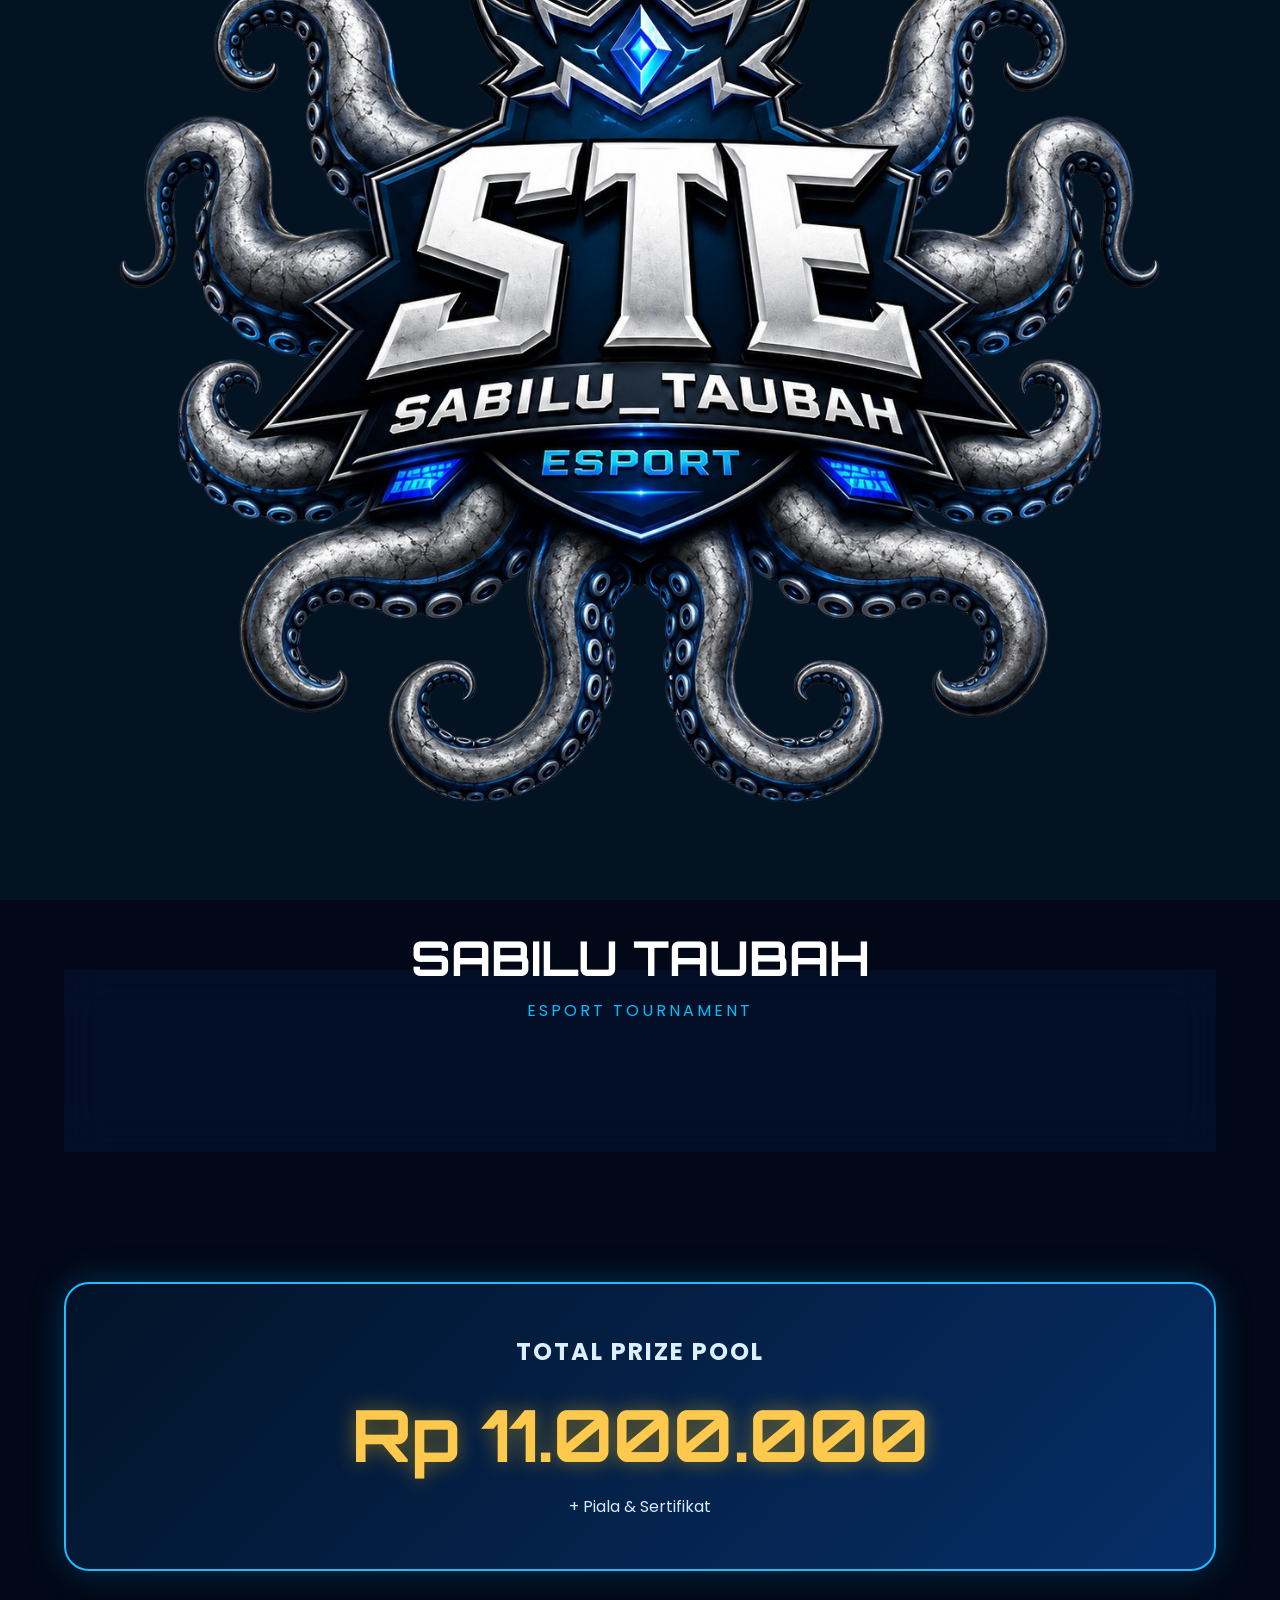
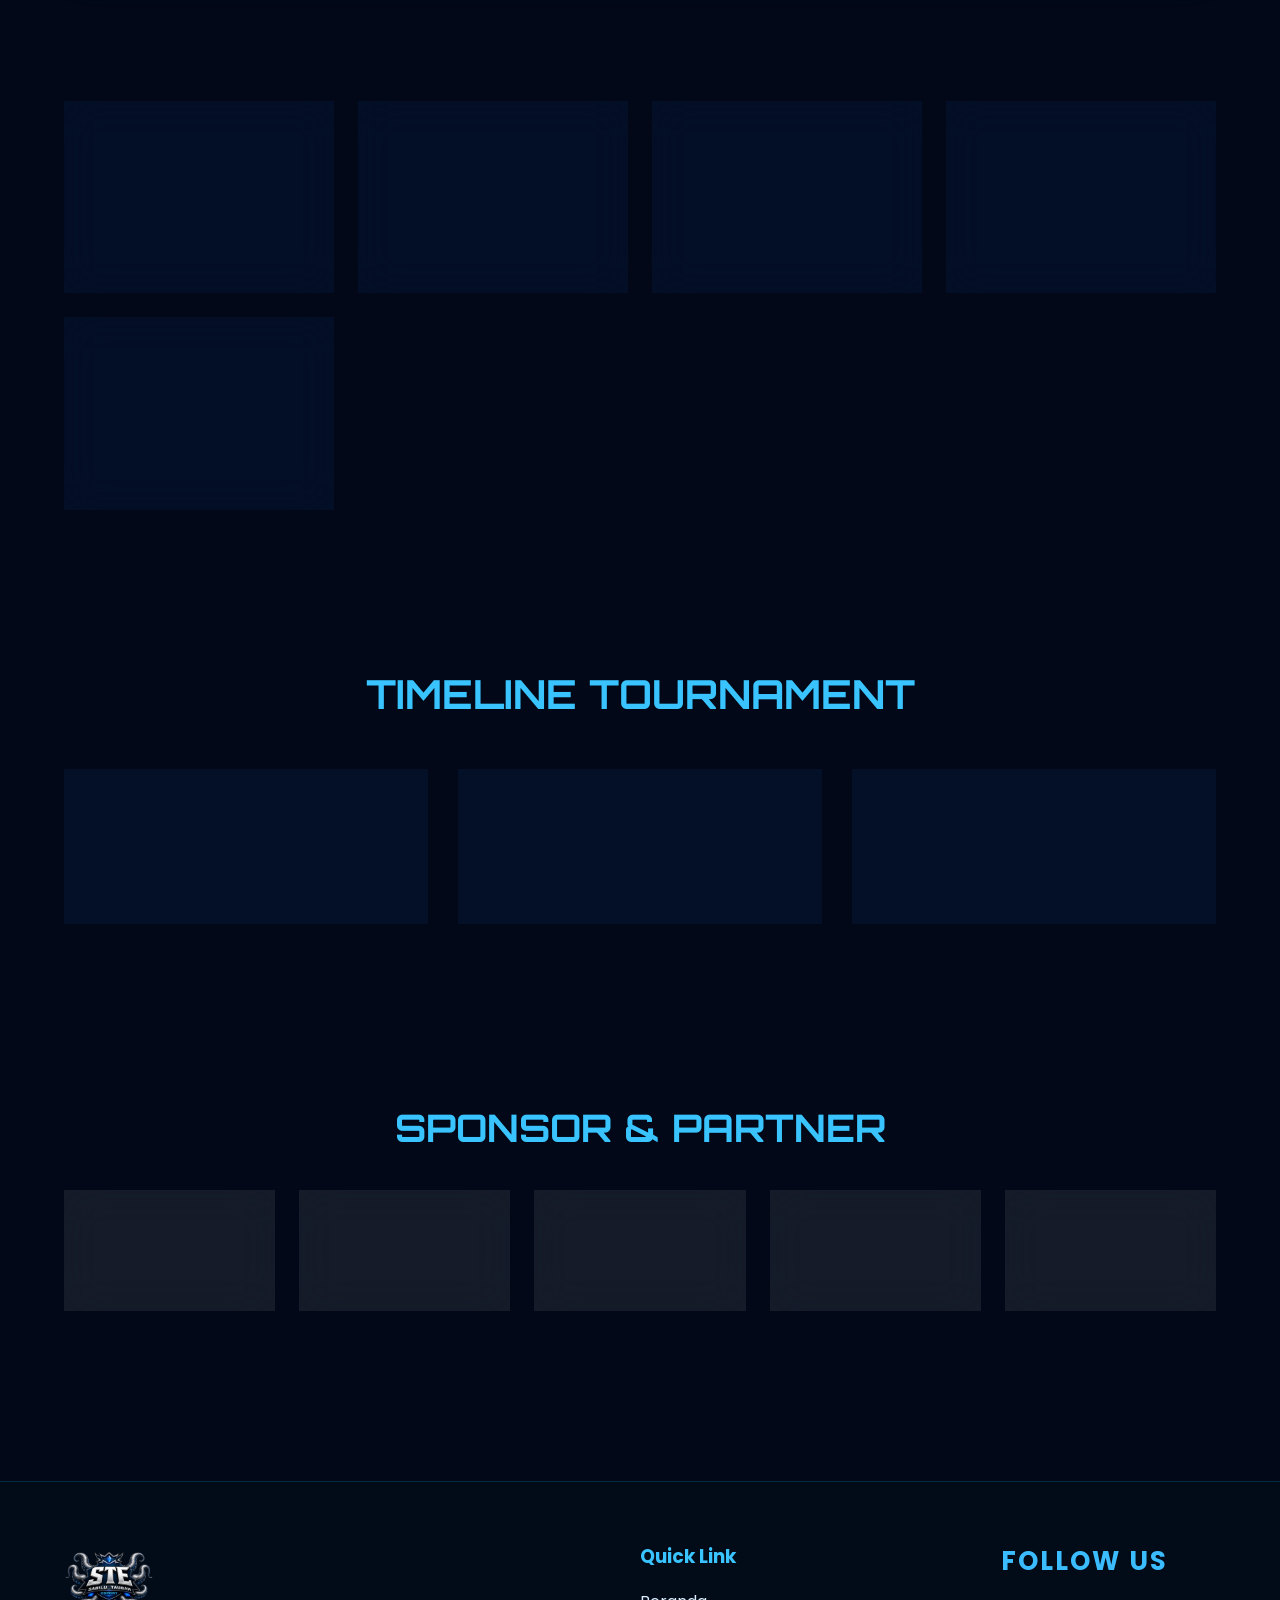
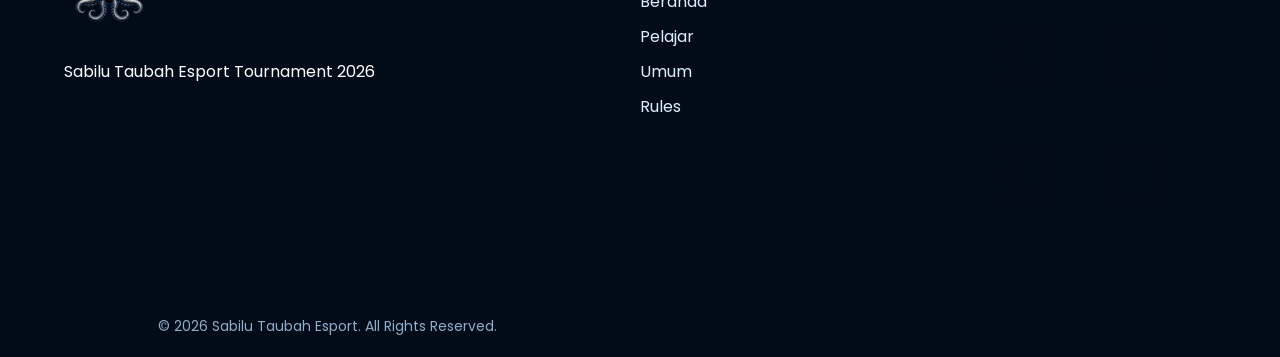
<file: index.html>
<!DOCTYPE html>
<html lang="id">

<head>

    <meta charset="UTF-8">

    <meta name="viewport" content="width=device-width, initial-scale=1.0">

    <title>Sabilu Taubah Esport Tournament</title>

    <link rel="stylesheet" href="css/style.css">

    <link rel="preconnect" href="https://fonts.googleapis.com">

    <link rel="preconnect" href="https://fonts.gstatic.com" crossorigin>

    <link href="https://fonts.googleapis.com/css2?family=Orbitron:wght@500;700;800&family=Poppins:wght@300;400;500;600;700&display=swap" rel="stylesheet">

    <link rel="stylesheet" href="https://cdnjs.cloudflare.com/ajax/libs/font-awesome/6.7.2/css/all.min.css">

</head>

<body>
<div id="loader">

    <img src="assets/stelogo.png">

    <h1>SABILU TAUBAH</h1>

    <p>ESPORT TOURNAMENT</p>

    <div class="loading-bar">

        <span></span>

    </div>
</div>  
<div class="background"></div>

<!-- ================= NAVBAR ================= -->

<header>

<div class="container navbar">

<div class="logo">

<img src="assets/stelogo.png">

</div>

<nav>

<a href="#">Beranda</a>

<a href="pelajar.html">Pelajar</a>

<a href="umum.html">Umum</a>

<a href="#">Rules</a>

<a href="#">Timeline</a>

<a href="#">Sponsor</a>

<a href="#">FAQ</a>

<a href="#">Kontak</a>

</nav>

<a href="#" class="btn-daftar">

DAFTAR SEKARANG

</a>

</div>

</header>

<!-- ================= HERO ================= -->

<section class="hero">

<div class="overlay"></div>

<div class="container hero-grid">

<div class="hero-center">

<img src="assets/stelogo.png" class="hero-logo">

<h1>

SABILU TAUBAH

<span>ESPORT TOURNAMENT</span>

</h1>

<h3>

MOBILE LEGENDS : BANG BANG

</h3>

<p>

"Bersatu Dalam Game, Menang Dengan Sportivitas"

</p>

<div class="hero-button">

<a href="pelajar.html" class="btn blue">

🎓 REGIONAL PELAJAR

</a>

<a href="umum.html" class="btn dark">

👥 REGIONAL UMUM

</a>

</div>

</div>

<div class="hero-info">

<div class="info-box">

<i class="fa-solid fa-calendar-days"></i>

<div>

<h4>Main Event</h4>

<p>16 Agustus 2026</p>

</div>

</div>

<div class="info-box">

<i class="fa-solid fa-users"></i>

<div>

<h4>Slot Tim</h4>

<p>128 Tim</p>

</div>

</div>

<div class="info-box">

<i class="fa-solid fa-location-dot"></i>

<div>

<h4>Lokasi</h4>

<p>Mako Sabilu_Taubah</p>

</div>

</div>

</div>

</div>

</section>

<!-- ================= COUNTDOWN ================= -->

<section class="countdown">

<div class="container">

<h2>

COUNTDOWN TOURNAMENT

</h2>

<div id="timer">

00 : 00 : 00 : 00

</div>

</div>

</section>

<!-- ================= PRIZE ================= -->

<section class="prize">

<div class="container">

<div class="prize-box">

<h2>

TOTAL PRIZE POOL

</h2>

<h1>

Rp 11.000.000

</h1>

<p>

+ Piala & Sertifikat

</p>

</div>

</div>

</section>

<!-- ================= INFO ================= -->

<section class="information">

<div class="container info-grid">

<div class="card">

<i class="fa-solid fa-gamepad"></i>

<h3>Mode</h3>

<p>5 VS 5 Draft Pick</p>

</div>

<div class="card">

<i class="fa-solid fa-users"></i>

<h3>Slot</h3>

<p>128 Tim</p>

</div>

<div class="card">

<i class="fa-solid fa-school"></i>

<h3>HTM Pelajar</h3>

<p>Rp50.000 / Tim</p>

</div>

<div class="card">

<i class="fa-solid fa-user-group"></i>

<h3>HTM Umum</h3>

<p>Rp100.000 / Tim</p>

</div>

<div class="card">

<i class="fa-brands fa-whatsapp"></i>

<h3>Contact</h3>

<p>085177010150</p>

</div>

</div>

</section>

<!-- ================= TIMELINE ================= -->

<section class="timeline">

<div class="container">

<h2>

TIMELINE TOURNAMENT

</h2>

<div class="timeline-grid">

<div class="timeline-card">

<h3>13 Agustus</h3>

<p>Technical Meeting</p>

</div>

<div class="timeline-card">

<h3>14 Agustus</h3>

<p>Penyisihan Umum</p>

</div>

<div class="timeline-card">

<h3>16 Agustus</h3>

<p>Main Event & Grand Final</p>

</div>

</div>

</div>

</section>

<!-- ================= SPONSOR ================= -->

<section class="sponsor">

<div class="container">

<h2>

SPONSOR & PARTNER

</h2>

<div class="sponsor-grid">

<div>Sponsor 1</div>

<div>Sponsor 2</div>

<div>Sponsor 3</div>

<div>Sponsor 4</div>

<div>Sponsor 5</div>

</div>

</div>

</section>

<!-- ================= FOOTER ================= -->

<footer>

<div class="container footer-grid">

<div>

<img src="assets/stelogo.png" width="90">

<p>

Sabilu Taubah Esport Tournament 2026

</p>

</div>

<div>

<h3>Quick Link</h3>

<a href="#">Beranda</a>

<a href="#">Pelajar</a>

<a href="#">Umum</a>

<a href="#">Rules</a>

</div>

<div>

<div class="footer-social">

    <h3>FOLLOW US</h3>

    <div class="social-icons">

        <a href="https://instagram.com/media_sabilutaubah" target="_blank" class="instagram">
            <i class="fab fa-instagram"></i>
            <span>Instagram</span>
        </a>

        <a href="https://youtube.com/@GusIqdamOfficial" target="_blank" class="youtube">
            <i class="fab fa-youtube"></i>
            <span>YouTube</span>
        </a>

        <a href="https://tiktok.com/@majelis_sabiluttaubah" target="_blank" class="tiktok">
            <i class="fab fa-tiktok"></i>
            <span>TikTok</span>
        </a>

        <a href="https://wa.me/6285177010150" target="_blank" class="whatsapp">
            <i class="fab fa-whatsapp"></i>
            <span>WhatsApp</span>
        </a>

    </div>

</div>

</div>

<p class="copyright">

© 2026 Sabilu Taubah Esport. All Rights Reserved.

</p>

</footer>

<script src="js/script.js"></script>

</body>

</html>
</file>
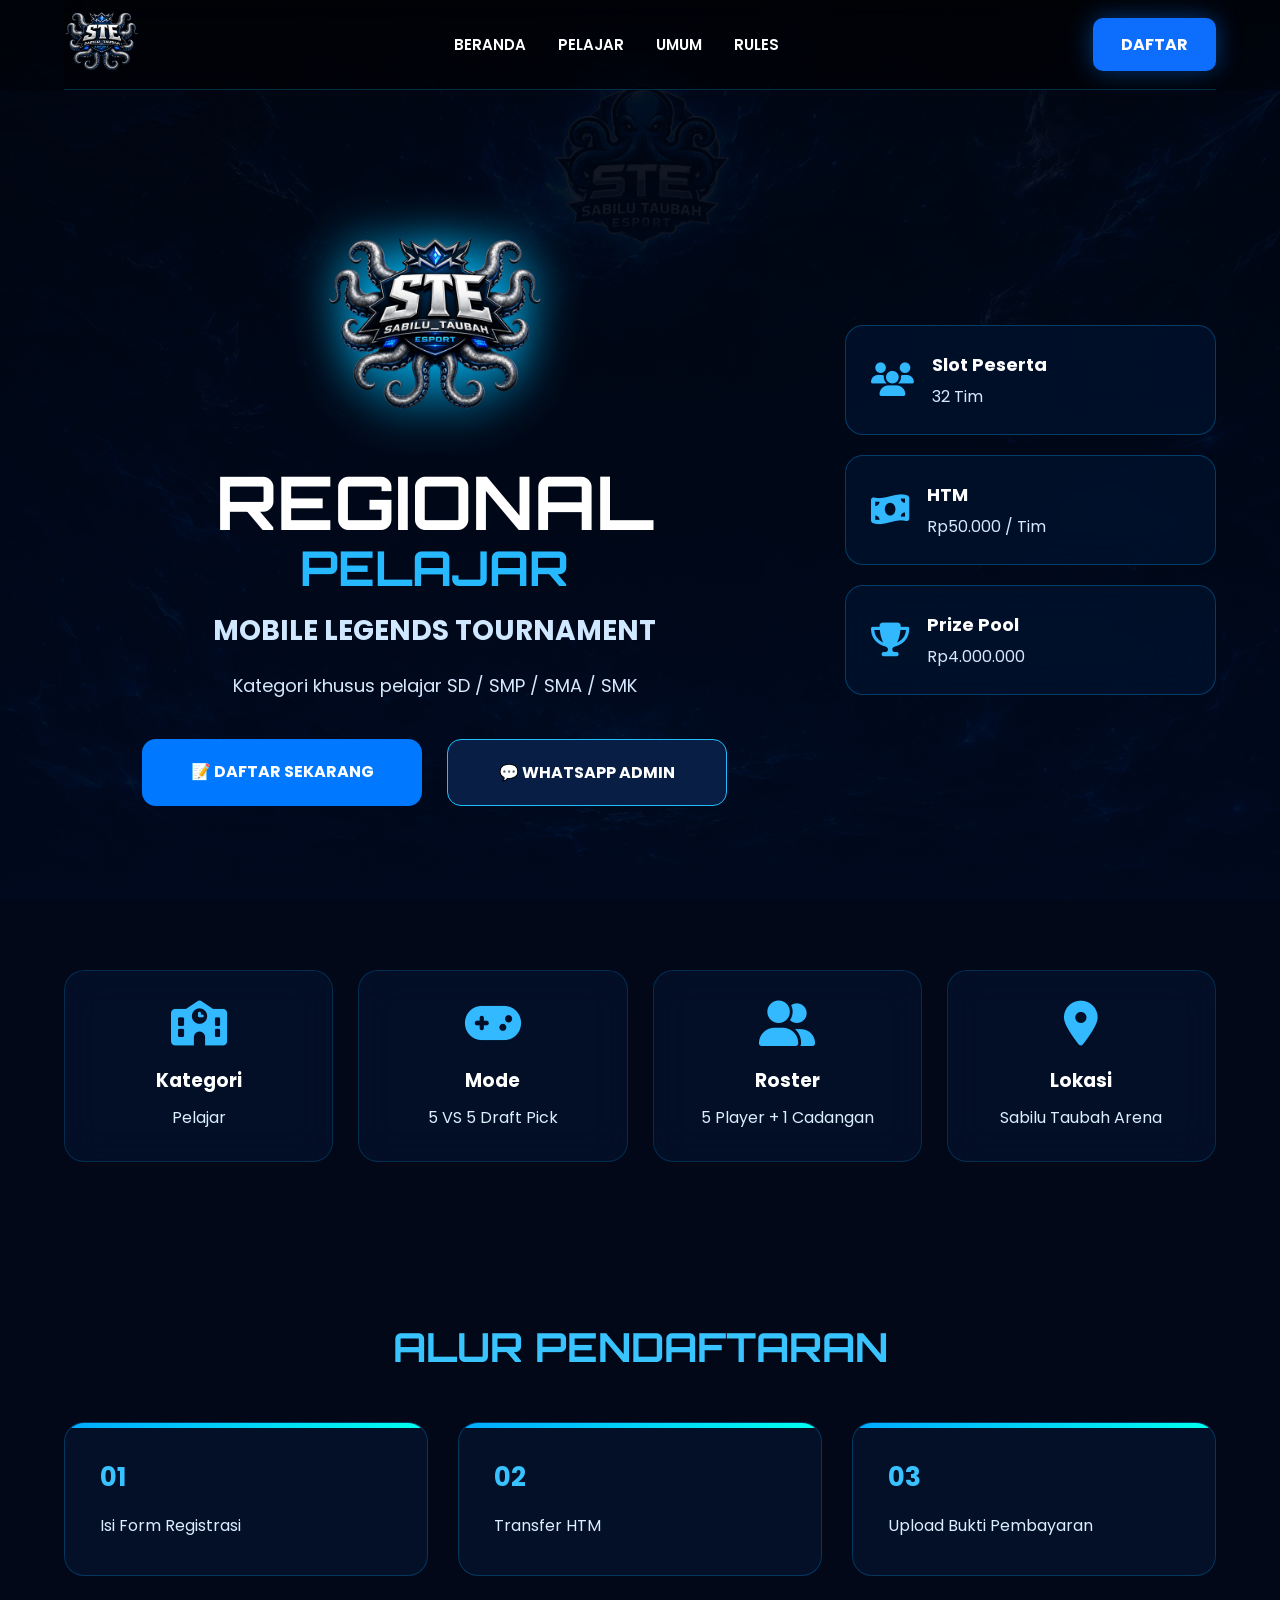
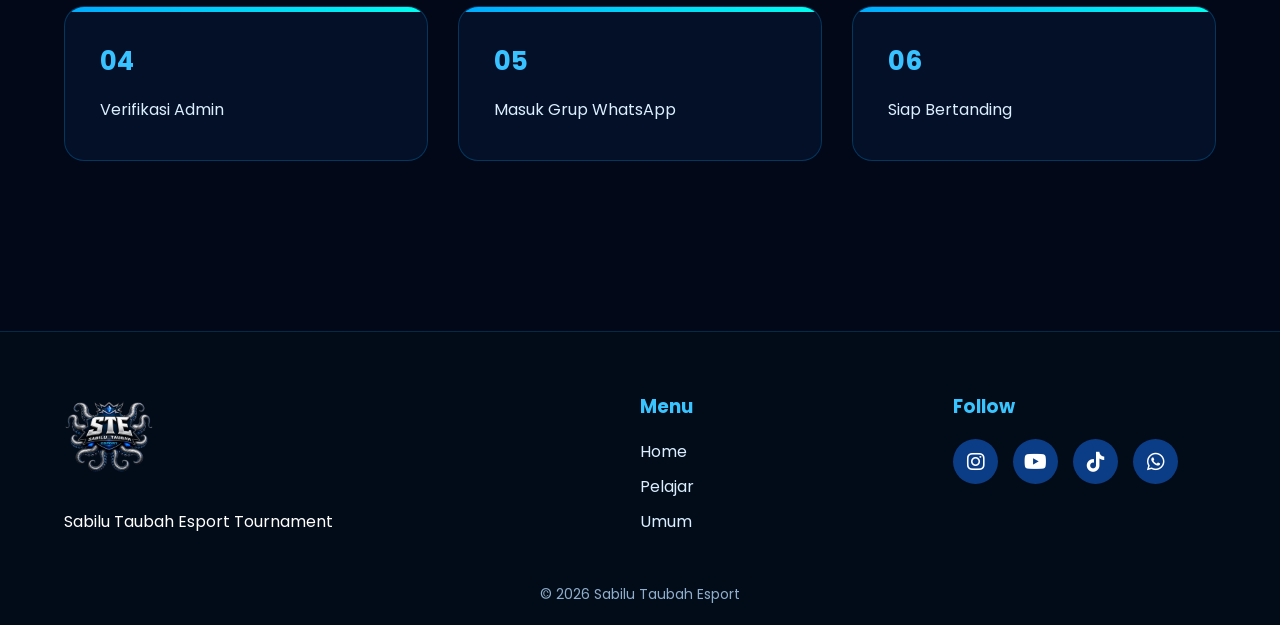
<file: pelajar.html>
<!DOCTYPE html>
<html lang="id">

<head>

<meta charset="UTF-8">
<meta name="viewport" content="width=device-width, initial-scale=1.0">

<title>Regional Pelajar | Sabilu Taubah Esport</title>

<link rel="stylesheet" href="css/style.css">

<link href="https://fonts.googleapis.com/css2?family=Orbitron:wght@500;700;800&family=Poppins:wght@300;400;500;600;700&display=swap" rel="stylesheet">

<link rel="stylesheet" href="https://cdnjs.cloudflare.com/ajax/libs/font-awesome/6.7.2/css/all.min.css">

</head>

<body>

<div class="background"></div>

<header>

<div class="container navbar">

<div class="logo">

<img src="assets/stelogo.png">

</div>

<nav>

<a href="index.html">Beranda</a>

<a href="pelajar.html">Pelajar</a>

<a href="umum.html">Umum</a>

<a href="rules.html">Rules</a>

</nav>

<a href="https://docs.google.com/forms/d/e/1FAIpQLSdSWqadpKaeDztl5qSm4CM7SoYNiw4vOnRiZGVJ59j6T9VyMg/viewform"
class="btn-daftar"
target="_blank">

DAFTAR

</a>

</div>

</header>

<section class="hero">

<div class="overlay"></div>

<div class="container hero-grid">

<div class="hero-center">

<img src="assets/stelogo.png" class="hero-logo">

<h1>

REGIONAL

<span>PELAJAR</span>

</h1>

<h3>

MOBILE LEGENDS TOURNAMENT

</h3>

<p>

Kategori khusus pelajar SD / SMP / SMA / SMK

</p>

<div class="hero-button">

<a href="https://docs.google.com/forms/d/e/1FAIpQLSdSWqadpKaeDztl5qSm4CM7SoYNiw4vOnRiZGVJ59j6T9VyMg/viewform"

target="_blank"

class="btn blue">

📝 DAFTAR SEKARANG

</a>

<a href="https://chat.whatsapp.com/I7VKHLT2pM91h5a26yRilh?s=cl&p=a&ilr=1&amv=0"

target="_blank"

class="btn dark">

💬 WHATSAPP ADMIN

</a>

</div>

</div>

<div class="hero-info">

<div class="info-box">

<i class="fa-solid fa-users"></i>

<div>

<h4>Slot Peserta</h4>

<p>32 Tim</p>

</div>

</div>

<div class="info-box">

<i class="fa-solid fa-money-bill-wave"></i>

<div>

<h4>HTM</h4>

<p>Rp50.000 / Tim</p>

</div>

</div>

<div class="info-box">

<i class="fa-solid fa-trophy"></i>

<div>

<h4>Prize Pool</h4>

<p>Rp4.000.000</p>

</div>

</div>

</div>

</div>

</section>

<section class="information">

<div class="container info-grid">

<div class="card">

<i class="fa-solid fa-school"></i>

<h3>Kategori</h3>

<p>Pelajar</p>

</div>

<div class="card">

<i class="fa-solid fa-gamepad"></i>

<h3>Mode</h3>

<p>5 VS 5 Draft Pick</p>

</div>

<div class="card">

<i class="fa-solid fa-user-group"></i>

<h3>Roster</h3>

<p>5 Player + 1 Cadangan</p>

</div>

<div class="card">

<i class="fa-solid fa-location-dot"></i>

<h3>Lokasi</h3>

<p>Sabilu Taubah Arena</p>

</div>

</div>

</section>

<section class="timeline">

<div class="container">

<h2>

ALUR PENDAFTARAN

</h2>

<div class="timeline-grid">

<div class="timeline-card">

<h3>01</h3>

<p>

Isi Form Registrasi

</p>

</div>

<div class="timeline-card">

<h3>02</h3>

<p>

Transfer HTM

</p>

</div>

<div class="timeline-card">

<h3>03</h3>

<p>

Upload Bukti Pembayaran

</p>

</div>

<div class="timeline-card">

<h3>04</h3>

<p>

Verifikasi Admin

</p>

</div>

<div class="timeline-card">

<h3>05</h3>

<p>

Masuk Grup WhatsApp

</p>

</div>

<div class="timeline-card">

<h3>06</h3>

<p>

Siap Bertanding

</p>

</div>

</div>

</div>

</section>

<footer>

<div class="container footer-grid">

<div>

<img src="assets/stelogo.png" width="80">

<p>

Sabilu Taubah Esport Tournament

</p>

</div>

<div>

<h3>Menu</h3>

<a href="index.html">Home</a>

<a href="pelajar.html">Pelajar</a>

<a href="umum.html">Umum</a>

</div>

<div>

<h3>Follow</h3>

<div class="social">

<a href="#"><i class="fab fa-instagram"></i></a>

<a href="#"><i class="fab fa-youtube"></i></a>

<a href="#"><i class="fab fa-tiktok"></i></a>

<a href="#"><i class="fab fa-whatsapp"></i></a>

</div>

</div>

</div>

<p class="copyright">

© 2026 Sabilu Taubah Esport

</p>

</footer>

<script src="js/script.js"></script>

</body>

</html>
</file>
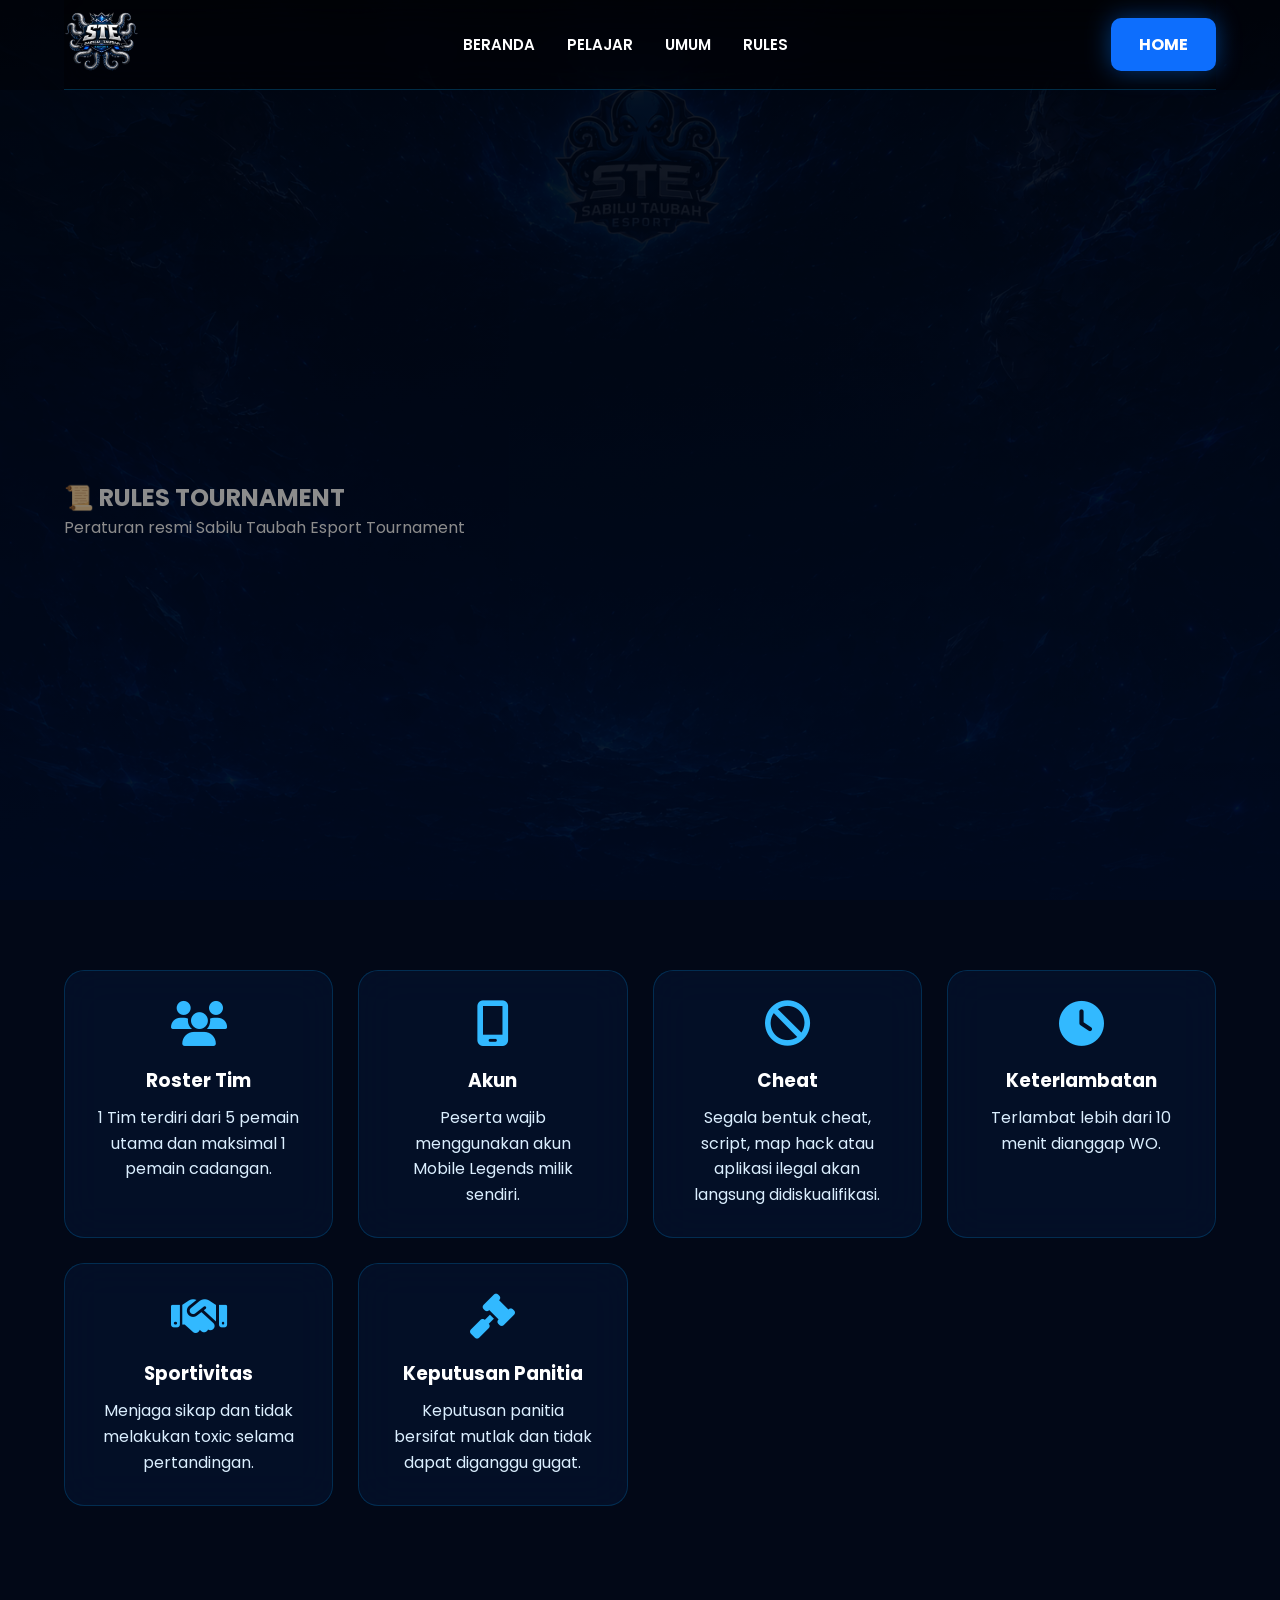
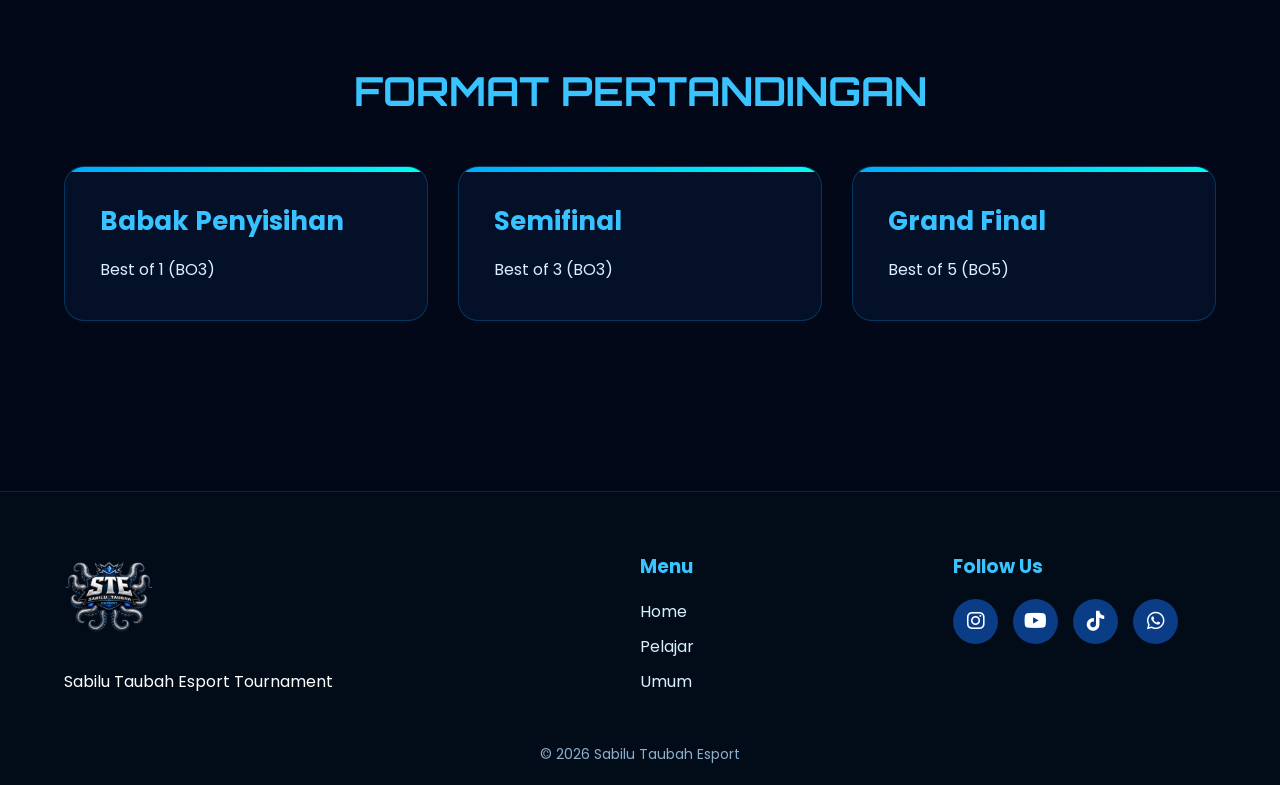
<file: rules.html>
<!DOCTYPE html>
<html lang="id">
<head>
<meta charset="UTF-8">
<meta name="viewport" content="width=device-width, initial-scale=1.0">

<title>Rules Tournament | Sabilu Taubah Esport</title>

<link rel="stylesheet" href="css/style.css">

<link href="https://fonts.googleapis.com/css2?family=Orbitron:wght@500;700;800&family=Poppins:wght@300;400;500;600;700&display=swap" rel="stylesheet">

<link rel="stylesheet" href="https://cdnjs.cloudflare.com/ajax/libs/font-awesome/6.7.2/css/all.min.css">

</head>

<body>

<div class="background"></div>

<header>

<div class="container navbar">

<div class="logo">

<img src="assets/stelogo.png">

</div>

<nav>

<a href="index.html">Beranda</a>

<a href="pelajar.html">Pelajar</a>

<a href="umum.html">Umum</a>

<a href="rules.html">Rules</a>

</nav>

<a href="index.html" class="btn-daftar">

HOME

</a>

</div>

</header>

<section class="hero">

<div class="overlay"></div>

<div class="container">

<div class="glass-card">

<h1>

📜 RULES TOURNAMENT

</h1>

<p>

Peraturan resmi Sabilu Taubah Esport Tournament

</p>

</div>

</div>

</section>

<section class="information">

<div class="container info-grid">

<div class="card">

<i class="fa-solid fa-users"></i>

<h3>Roster Tim</h3>

<p>

1 Tim terdiri dari 5 pemain utama dan maksimal 1 pemain cadangan.

</p>

</div>

<div class="card">

<i class="fa-solid fa-mobile-screen"></i>

<h3>Akun</h3>

<p>

Peserta wajib menggunakan akun Mobile Legends milik sendiri.

</p>

</div>

<div class="card">

<i class="fa-solid fa-ban"></i>

<h3>Cheat</h3>

<p>

Segala bentuk cheat, script, map hack atau aplikasi ilegal akan langsung didiskualifikasi.

</p>

</div>

<div class="card">

<i class="fa-solid fa-clock"></i>

<h3>Keterlambatan</h3>

<p>

Terlambat lebih dari 10 menit dianggap WO.

</p>

</div>

<div class="card">

<i class="fa-solid fa-handshake"></i>

<h3>Sportivitas</h3>

<p>

Menjaga sikap dan tidak melakukan toxic selama pertandingan.

</p>

</div>

<div class="card">

<i class="fa-solid fa-gavel"></i>

<h3>Keputusan Panitia</h3>

<p>

Keputusan panitia bersifat mutlak dan tidak dapat diganggu gugat.

</p>

</div>

</div>

</section>

<section class="timeline">

<div class="container">

<h2>

FORMAT PERTANDINGAN

</h2>

<div class="timeline-grid">

<div class="timeline-card">

<h3>Babak Penyisihan</h3>

<p>

Best of 1 (BO3)

</p>

</div>

<div class="timeline-card">

<h3>Semifinal</h3>

<p>

Best of 3 (BO3)

</p>

</div>

<div class="timeline-card">

<h3>Grand Final</h3>

<p>

Best of 5 (BO5)

</p>

</div>

</div>

</div>

</section>

<footer>

<div class="container footer-grid">

<div>

<img src="assets/stelogo.png" width="80">

<p>

Sabilu Taubah Esport Tournament

</p>

</div>

<div>

<h3>Menu</h3>

<a href="index.html">Home</a>

<a href="pelajar.html">Pelajar</a>

<a href="umum.html">Umum</a>

</div>

<div>

<h3>Follow Us</h3>

<div class="social">

<a href="#"><i class="fab fa-instagram"></i></a>

<a href="#"><i class="fab fa-youtube"></i></a>

<a href="#"><i class="fab fa-tiktok"></i></a>

<a href="#"><i class="fab fa-whatsapp"></i></a>

</div>

</div>

</div>

<p class="copyright">

© 2026 Sabilu Taubah Esport

</p>

</footer>

<script src="js/script.js"></script>

</body>

</html>
</file>
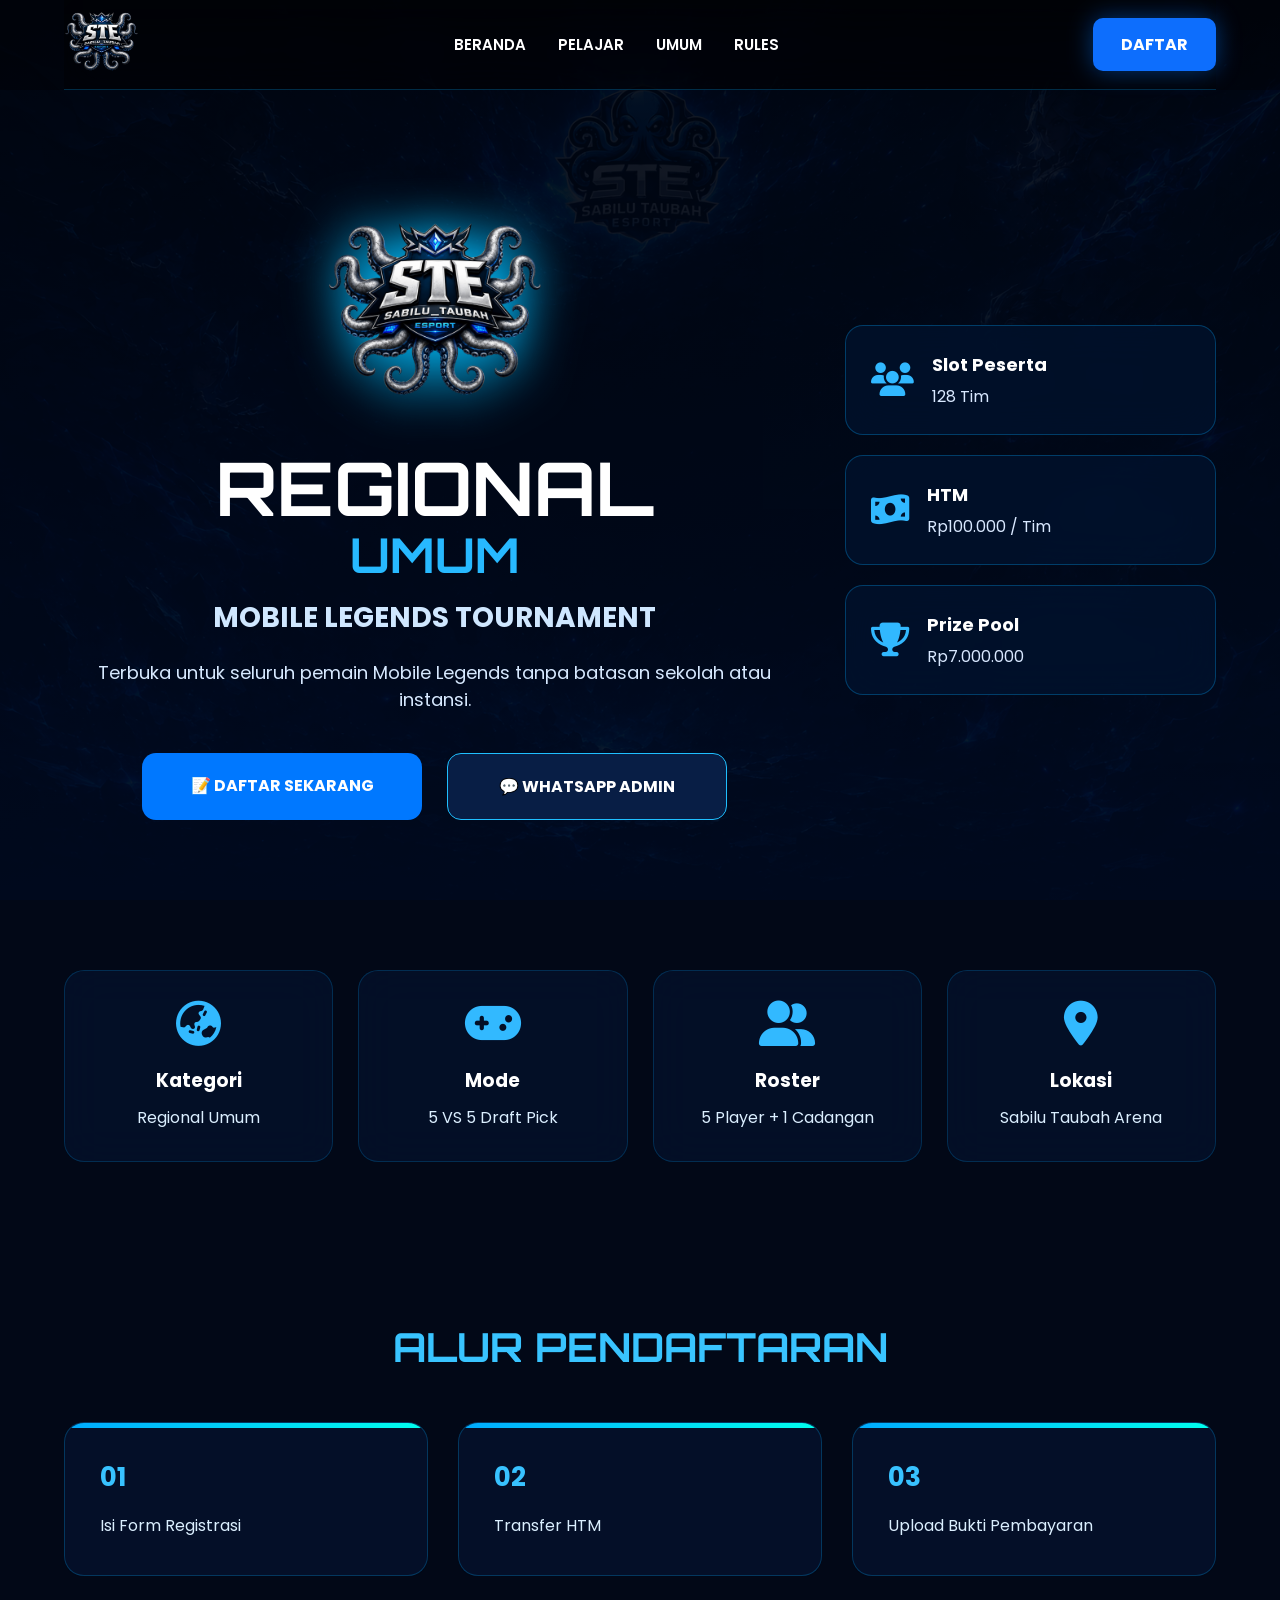
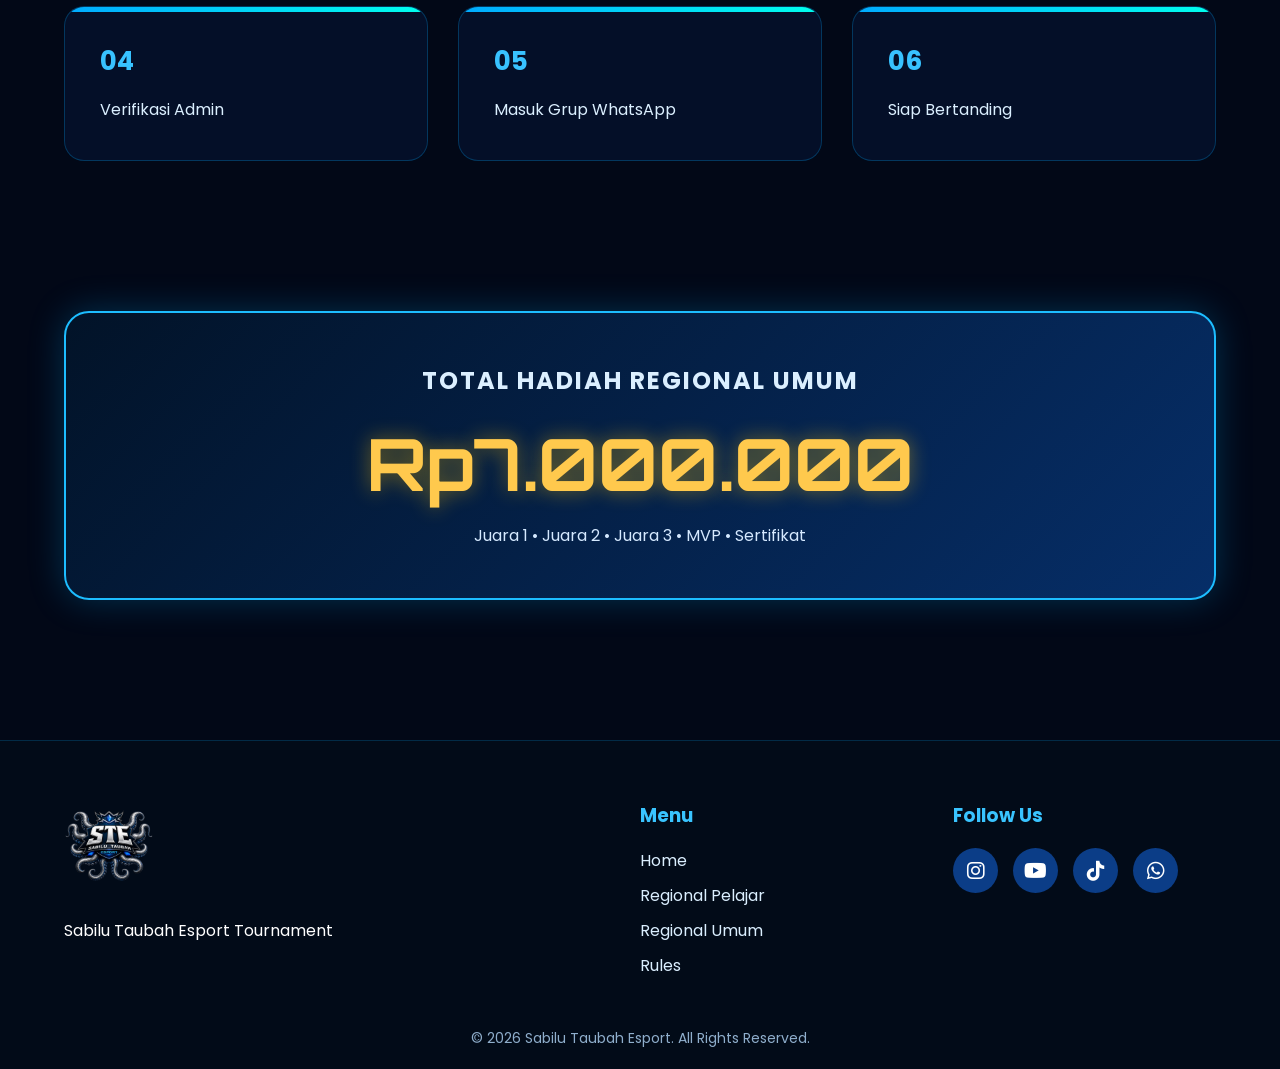
<file: umum.html>
<!DOCTYPE html>
<html lang="id">

<head>

<meta charset="UTF-8">
<meta name="viewport" content="width=device-width, initial-scale=1.0">

<title>Regional Umum | Sabilu Taubah Esport</title>

<link rel="stylesheet" href="css/style.css">

<link href="https://fonts.googleapis.com/css2?family=Orbitron:wght@500;700;800&family=Poppins:wght@300;400;500;600;700&display=swap" rel="stylesheet">

<link rel="stylesheet" href="https://cdnjs.cloudflare.com/ajax/libs/font-awesome/6.7.2/css/all.min.css">

</head>

<body>

<div class="background"></div>

<header>

<div class="container navbar">

<div class="logo">

<img src="assets/stelogo.png">

</div>

<nav>

<a href="index.html">Beranda</a>

<a href="pelajar.html">Pelajar</a>

<a href="umum.html">Umum</a>

<a href="rules.html">Rules</a>

</nav>

<a href="https://docs.google.com/forms/d/e/1FAIpQLSdSWqadpKaeDztl5qSm4CM7SoYNiw4vOnRiZGVJ59j6T9VyMg/viewform"
class="btn-daftar"
target="_blank">

DAFTAR

</a>

</div>

</header>

<section class="hero">

<div class="overlay"></div>

<div class="container hero-grid">

<div class="hero-center">

<img src="assets/stelogo.png" class="hero-logo">

<h1>

REGIONAL

<span>UMUM</span>

</h1>

<h3>

MOBILE LEGENDS TOURNAMENT

</h3>

<p>

Terbuka untuk seluruh pemain Mobile Legends tanpa batasan sekolah atau instansi.

</p>

<div class="hero-button">

<a href="https://docs.google.com/forms/d/e/1FAIpQLSdSWqadpKaeDztl5qSm4CM7SoYNiw4vOnRiZGVJ59j6T9VyMg/viewform"

target="_blank"

class="btn blue">

📝 DAFTAR SEKARANG

</a>

<a href="https://chat.whatsapp.com/I7VKHLT2pM91h5a26yRilh?s=cl&p=a&ilr=1&amv=0"

target="_blank"

class="btn dark">

💬 WHATSAPP ADMIN

</a>

</div>

</div>

<div class="hero-info">

<div class="info-box">

<i class="fa-solid fa-users"></i>

<div>

<h4>Slot Peserta</h4>

<p>128 Tim</p>

</div>

</div>

<div class="info-box">

<i class="fa-solid fa-money-bill-wave"></i>

<div>

<h4>HTM</h4>

<p>Rp100.000 / Tim</p>

</div>

</div>

<div class="info-box">

<i class="fa-solid fa-trophy"></i>

<div>

<h4>Prize Pool</h4>

<p>Rp7.000.000</p>

</div>

</div>

</div>

</div>

</section>

<section class="information">

<div class="container info-grid">

<div class="card">

<i class="fa-solid fa-earth-asia"></i>

<h3>Kategori</h3>

<p>Regional Umum</p>

</div>

<div class="card">

<i class="fa-solid fa-gamepad"></i>

<h3>Mode</h3>

<p>5 VS 5 Draft Pick</p>

</div>

<div class="card">

<i class="fa-solid fa-user-group"></i>

<h3>Roster</h3>

<p>5 Player + 1 Cadangan</p>

</div>

<div class="card">

<i class="fa-solid fa-location-dot"></i>

<h3>Lokasi</h3>

<p>Sabilu Taubah Arena</p>

</div>

</div>

</section>

<section class="timeline">

<div class="container">

<h2>

ALUR PENDAFTARAN

</h2>

<div class="timeline-grid">

<div class="timeline-card">

<h3>01</h3>

<p>Isi Form Registrasi</p>

</div>

<div class="timeline-card">

<h3>02</h3>

<p>Transfer HTM</p>

</div>

<div class="timeline-card">

<h3>03</h3>

<p>Upload Bukti Pembayaran</p>

</div>

<div class="timeline-card">

<h3>04</h3>

<p>Verifikasi Admin</p>

</div>

<div class="timeline-card">

<h3>05</h3>

<p>Masuk Grup WhatsApp</p>

</div>

<div class="timeline-card">

<h3>06</h3>

<p>Siap Bertanding</p>

</div>

</div>

</div>

</section>

<section class="prize">

<div class="container">

<div class="prize-box">

<h2>

TOTAL HADIAH REGIONAL UMUM

</h2>

<h1>

Rp7.000.000

</h1>

<p>

Juara 1 • Juara 2 • Juara 3 • MVP • Sertifikat

</p>

</div>

</div>

</section>

<footer>

<div class="container footer-grid">

<div>

<img src="assets/stelogo.png" width="80">

<p>

Sabilu Taubah Esport Tournament

</p>

</div>

<div>

<h3>Menu</h3>

<a href="index.html">Home</a>

<a href="pelajar.html">Regional Pelajar</a>

<a href="umum.html">Regional Umum</a>

<a href="rules.html">Rules</a>

</div>

<div>

<h3>Follow Us</h3>

<div class="social">

<a href="#"><i class="fab fa-instagram"></i></a>

<a href="#"><i class="fab fa-youtube"></i></a>

<a href="#"><i class="fab fa-tiktok"></i></a>

<a href="#"><i class="fab fa-whatsapp"></i></a>

</div>

</div>

</div>

<p class="copyright">

© 2026 Sabilu Taubah Esport. All Rights Reserved.

</p>

</footer>

<script src="js/script.js"></script>

</body>

</html>
</file>
<file: css/style.css>
/* ===========================================
   SABILU TAUBAH ESPORT
   PREMIUM UI
=========================================== */

*{
    margin:0;
    padding:0;
    box-sizing:border-box;
}

html{
    scroll-behavior:smooth;
}

body{

    font-family:'Poppins',sans-serif;

    background:#020817;

    color:#fff;

    overflow-x:hidden;

}

/* ==========================
   CONTAINER
========================== */

.container{

    width:90%;

    max-width:1400px;

    margin:auto;

}

/* ==========================
   BACKGROUND
========================== */

.background{

    position:fixed;

    inset:0;

    background:url("../assets/stebackground.png");

    background-size:cover;

    background-position:center;

    background-repeat:no-repeat;

    z-index:-3;

}

.background::after{

    content:"";

    position:absolute;

    inset:0;

    background:

    linear-gradient(

    rgba(0,10,30,.85),

    rgba(0,20,60,.88)

    );

}

/* ==========================
   NAVBAR
========================== */

header{

    position:fixed;

    top:0;

    left:0;

    width:100%;

    z-index:999;

}

.navbar{

    display:flex;

    justify-content:space-between;

    align-items:center;

    height:90px;

    backdrop-filter:blur(20px);

    background:rgba(0,0,0,.30);

    border-bottom:1px solid rgba(0,170,255,.25);

}

/* ==========================
LOGO
========================== */

.logo img{

    width:75px;

    transition:.35s;

}

.logo img:hover{

    transform:scale(1.08);

}

/* ==========================
MENU
========================== */

nav{

    display:flex;

    gap:32px;

}

nav a{

    color:white;

    text-decoration:none;

    font-weight:600;

    font-size:15px;

    text-transform:uppercase;

    transition:.3s;

}

nav a:hover{

    color:#25b8ff;

}

/* ==========================
BUTTON
========================== */

.btn-daftar{

    background:#0d6efd;

    color:white;

    text-decoration:none;

    padding:14px 28px;

    border-radius:10px;

    font-weight:bold;

    transition:.35s;

    box-shadow:0 0 25px rgba(0,120,255,.45);

}

.btn-daftar:hover{

    background:#25b8ff;

    transform:translateY(-3px);

}

/* ==========================
HERO
========================== */

.hero{

    min-height:100vh;

    display:flex;

    align-items:center;

    position:relative;

    padding-top:120px;

}

.overlay{

    position:absolute;

    inset:0;

    background:rgba(0,0,0,.45);

}

.hero-grid{

    position:relative;

    z-index:2;

    display:grid;

    grid-template-columns:2fr 1fr;

    gap:40px;

    align-items:center;

}

/* ==========================
CENTER
========================== */

.hero-center{

    text-align:center;

}

.hero-logo{

    width:220px;

    margin-bottom:20px;

    filter:drop-shadow(0 0 25px #00bfff);

    animation:float 4s ease-in-out infinite;

}

@keyframes float{

0%,100%{

transform:translateY(0);

}

50%{

transform:translateY(-12px);

}

}

.hero-center h1{

    font-size:74px;

    font-family:'Orbitron',sans-serif;

    line-height:1.1;

    margin-bottom:10px;

}

.hero-center span{

    display:block;

    color:#27b9ff;

    font-size:48px;

}

.hero-center h3{

    margin-top:15px;

    font-size:28px;

    color:#cfe7ff;

}

.hero-center p{

    margin-top:20px;

    font-size:18px;

    color:#d7e9ff;

}

/* ==========================
BUTTON HERO
========================== */

.hero-button{

    margin-top:40px;

    display:flex;

    justify-content:center;

    gap:25px;

    flex-wrap:wrap;

}

.btn{

    padding:20px 35px;

    border-radius:14px;

    text-decoration:none;

    font-weight:700;

    transition:.35s;

    min-width:280px;

}

.blue{

    background:#0078ff;

    color:white;

}

.dark{

    background:#081e45;

    border:1px solid #1fbfff;

    color:white;

}

.btn:hover{

    transform:translateY(-6px);

    box-shadow:0 0 25px #00bfff;

}

/* ==========================
SIDE INFO
========================== */

.hero-info{

    display:flex;

    flex-direction:column;

    gap:20px;

}

.info-box{

    display:flex;

    align-items:center;

    gap:18px;

    padding:25px;

    border-radius:18px;

    background:rgba(0,20,50,.65);

    backdrop-filter:blur(20px);

    border:1px solid rgba(0,170,255,.30);

}

.info-box i{

    font-size:34px;

    color:#31b8ff;

}

.info-box h4{

    margin-bottom:6px;

    font-size:18px;

}

.info-box p{

    color:#d8e8ff;

}

/* ==========================
RESPONSIVE
========================== */

@media(max-width:1000px){

.hero-grid{

grid-template-columns:1fr;

}

.hero-info{

margin-top:40px;

}

.hero-center h1{

font-size:52px;

}

.hero-center span{

font-size:34px;

}

nav{

display:none;

}

.btn-daftar{

display:none;

}

}

@media(max-width:600px){

.hero-logo{

width:150px;

}

.hero-center h1{

font-size:38px;

}

.hero-center span{

font-size:26px;

}

.hero-center h3{

font-size:20px;

}

.hero-button{

flex-direction:column;

}

.btn{

width:100%;

min-width:0;

}

}/* ==========================================
   COUNTDOWN
========================================== */

.countdown{

    padding:70px 0;

}

.countdown .container{

    background:rgba(5,18,45,.75);

    border:1px solid rgba(0,170,255,.25);

    border-radius:20px;

    backdrop-filter:blur(20px);

    padding:35px;

    text-align:center;

}

.countdown h2{

    font-family:'Orbitron',sans-serif;

    color:#35c5ff;

    margin-bottom:25px;

    letter-spacing:2px;

}

#timer{

    display:flex;

    justify-content:center;

    gap:20px;

    flex-wrap:wrap;

}

.time-box{

    width:150px;

    padding:25px;

    background:rgba(0,0,0,.35);

    border:1px solid rgba(0,170,255,.25);

    border-radius:15px;

}

.time-box h1{

    font-size:52px;

    color:#35c5ff;

    font-family:'Orbitron',sans-serif;

}

.time-box p{

    margin-top:8px;

    color:#ddd;

    text-transform:uppercase;

}

/* ==========================================
   PRIZE POOL
========================================== */

.prize{

    padding:60px 0;

}

.prize-box{

    background:linear-gradient(135deg,#021328,#062e68);

    border:2px solid #1dbdff;

    border-radius:25px;

    text-align:center;

    padding:50px;

    box-shadow:0 0 35px rgba(0,170,255,.25);

}

.prize-box h2{

    color:#dbefff;

    margin-bottom:20px;

    letter-spacing:2px;

}

.prize-box h1{

    font-size:72px;

    color:#ffc94d;

    font-family:'Orbitron',sans-serif;

    text-shadow:0 0 20px rgba(255,196,0,.45);

}

.prize-box p{

    margin-top:15px;

    color:#d5e9ff;

}

/* ==========================================
   INFO TOURNAMENT
========================================== */

.information{

    padding:70px 0;

}

.info-grid{

    display:grid;

    grid-template-columns:repeat(auto-fit,minmax(220px,1fr));

    gap:25px;

}

.card{

    background:rgba(4,18,45,.75);

    border:1px solid rgba(0,170,255,.20);

    border-radius:20px;

    backdrop-filter:blur(20px);

    padding:30px;

    text-align:center;

    transition:.35s;

}

.card:hover{

    transform:translateY(-8px);

    box-shadow:0 0 25px rgba(0,180,255,.35);

}

.card i{

    font-size:45px;

    color:#32b9ff;

    margin-bottom:20px;

}

.card h3{

    margin-bottom:10px;

    color:#fff;

}

.card p{

    color:#dbefff;

    line-height:1.6;

}

/* ==========================================
   RESPONSIVE
========================================== */

@media(max-width:900px){

.prize-box h1{

font-size:48px;

}

.time-box{

width:120px;

}

.time-box h1{

font-size:40px;

}

}

@media(max-width:600px){

.countdown .container{

padding:20px;

}

.time-box{

width:100%;

}

.prize-box{

padding:30px;

}

.prize-box h1{

font-size:36px;

}

.card{

padding:20px;

}

}/* ==========================================
   TIMELINE
========================================== */

.timeline{

    padding:90px 0;

}

.timeline h2{

    text-align:center;

    font-size:40px;

    font-family:'Orbitron',sans-serif;

    margin-bottom:50px;

    color:#39c4ff;

}

.timeline-grid{

    display:grid;

    grid-template-columns:repeat(auto-fit,minmax(280px,1fr));

    gap:30px;

}

.timeline-card{

    background:rgba(5,18,45,.80);

    backdrop-filter:blur(20px);

    border:1px solid rgba(0,170,255,.25);

    border-radius:20px;

    padding:35px;

    transition:.35s;

    position:relative;

    overflow:hidden;

}

.timeline-card::before{

content:"";

position:absolute;

top:0;

left:0;

width:100%;

height:5px;

background:linear-gradient(90deg,#00aaff,#00ffee);

}

.timeline-card:hover{

transform:translateY(-10px);

box-shadow:0 0 30px rgba(0,180,255,.30);

}

.timeline-card h3{

font-size:26px;

margin-bottom:15px;

color:#38c2ff;

}

.timeline-card p{

color:#dbefff;

line-height:1.8;

}

/* ==========================================
   SPONSOR
========================================== */

.sponsor{

padding:90px 0;

}

.sponsor h2{

text-align:center;

font-size:38px;

margin-bottom:40px;

font-family:'Orbitron',sans-serif;

color:#39c4ff;

}

.sponsor-grid{

display:grid;

grid-template-columns:repeat(auto-fit,minmax(180px,1fr));

gap:25px;

}

.sponsor-grid div{

height:120px;

border-radius:18px;

display:flex;

justify-content:center;

align-items:center;

background:rgba(255,255,255,.08);

border:1px solid rgba(0,170,255,.20);

backdrop-filter:blur(20px);

transition:.3s;

font-weight:bold;

font-size:18px;

}

.sponsor-grid div:hover{

transform:scale(1.05);

box-shadow:0 0 20px rgba(0,170,255,.35);

}

/* ==========================================
   FOOTER
========================================== */

footer{

margin-top:80px;

background:#020b18;

padding:60px 0 20px;

border-top:1px solid rgba(0,170,255,.20);

}

.footer-grid{

display:grid;

grid-template-columns:2fr 1fr 1fr;

gap:50px;

}

.footer-grid img{

width:90px;

margin-bottom:20px;

}

.footer-grid h3{

margin-bottom:18px;

color:#39c4ff;

}

.footer-grid a{

display:block;

text-decoration:none;

color:#dbefff;

margin-bottom:10px;

transition:.3s;

}

.footer-grid a:hover{

color:#37bfff;

padding-left:8px;

}

.social{

display:flex;

gap:15px;

margin-top:10px;

}

.social a{

width:45px;

height:45px;

display:flex;

justify-content:center;

align-items:center;

border-radius:50%;

background:#0b3d87;

font-size:20px;

color:white;

transition:.35s;

}

.social a:hover{

background:#00aaff;

transform:translateY(-5px);

}

.copyright{

margin-top:40px;

text-align:center;

color:#8faecc;

font-size:14px;

}

/* ==========================================
   SCROLLBAR
========================================== */

::-webkit-scrollbar{

width:10px;

}

::-webkit-scrollbar-track{

background:#061224;

}

::-webkit-scrollbar-thumb{

background:#1aaeff;

border-radius:20px;

}

/* ==========================================
   ANIMATION
========================================== */

.fade-up{

opacity:0;

transform:translateY(50px);

transition:1s;

}

.fade-up.show{

opacity:1;

transform:translateY(0);

}

/* ==========================================
   MOBILE
========================================== */

@media(max-width:900px){

.footer-grid{

grid-template-columns:1fr;

text-align:center;

}

.social{

justify-content:center;

}

.timeline h2,
.sponsor h2{

font-size:30px;

}

.timeline-card{

padding:25px;

}

}

@media(max-width:600px){

.timeline{

padding:60px 0;

}

.sponsor{

padding:60px 0;

}

.timeline-card h3{

font-size:22px;

}

.sponsor-grid{

grid-template-columns:1fr 1fr;

}

}
/* PREMIUM SOCIAL */

.footer-social{
    text-align:center;
}

.footer-social h3{
    color:#3bbcff;
    font-size:26px;
    letter-spacing:2px;
    margin-bottom:30px;
}

.social-icons{
    display:flex;
    justify-content:center;
    gap:25px;
    flex-wrap:wrap;
}

.social-icons a{

    width:85px;
    height:85px;

    border-radius:22px;

    display:flex;
    flex-direction:column;
    justify-content:center;
    align-items:center;

    color:white;
    text-decoration:none;

    background:rgba(255,255,255,.05);

    border:1px solid rgba(59,188,255,.25);

    backdrop-filter:blur(15px);

    transition:.35s;

    box-shadow:
    inset 0 0 15px rgba(0,170,255,.15),
    0 0 15px rgba(0,170,255,.15);

}

.social-icons a i{

    font-size:32px;
    margin-bottom:8px;

}

.social-icons a span{

    font-size:12px;
    font-weight:600;

}

.social-icons a:hover{

    transform:translateY(-10px) scale(1.08);

    box-shadow:

    0 0 35px #00bfff,
    0 0 60px #008cff;

}

.instagram:hover{

    background:linear-gradient(135deg,#833AB4,#E1306C,#FCAF45);

}

.youtube:hover{

    background:#ff0000;

}

.tiktok:hover{

    background:#000;
    border-color:#25F4EE;

}

.whatsapp:hover{

    background:#25D366;

}
/* ==========================
LOADING SCREEN
========================== */

#loader{

position:fixed;

top:0;

left:0;

width:100%;

height:100vh;

background:#031322;

display:flex;

justify-content:center;

align-items:center;

flex-direction:column;

z-index:999999;

transition:1s;

}

.loader-logo{

width:170px;

margin-bottom:20px;

animation:logoFloat 2s infinite;

filter:drop-shadow(0 0 25px #00BFFF);

}

#loader h1{

font-size:48px;

font-family:'Orbitron',sans-serif;

color:white;

margin-bottom:10px;

}

#loader p{

color:#00BFFF;

letter-spacing:3px;

margin-bottom:30px;

}

.loading-bar{

width:250px;

height:6px;

background:#123;

border-radius:20px;

overflow:hidden;

}

.loading-bar span{

display:block;

height:100%;

background:#00BFFF;

width:0;

animation:loading 2.5s linear forwards;

}

@keyframes loading{

0%{

width:0;

}

100%{

width:100%;

}

}

@keyframes logoFloat{

0%,100%{

transform:translateY(0);

}

50%{

transform:translateY(-10px);

}

}
</file>
